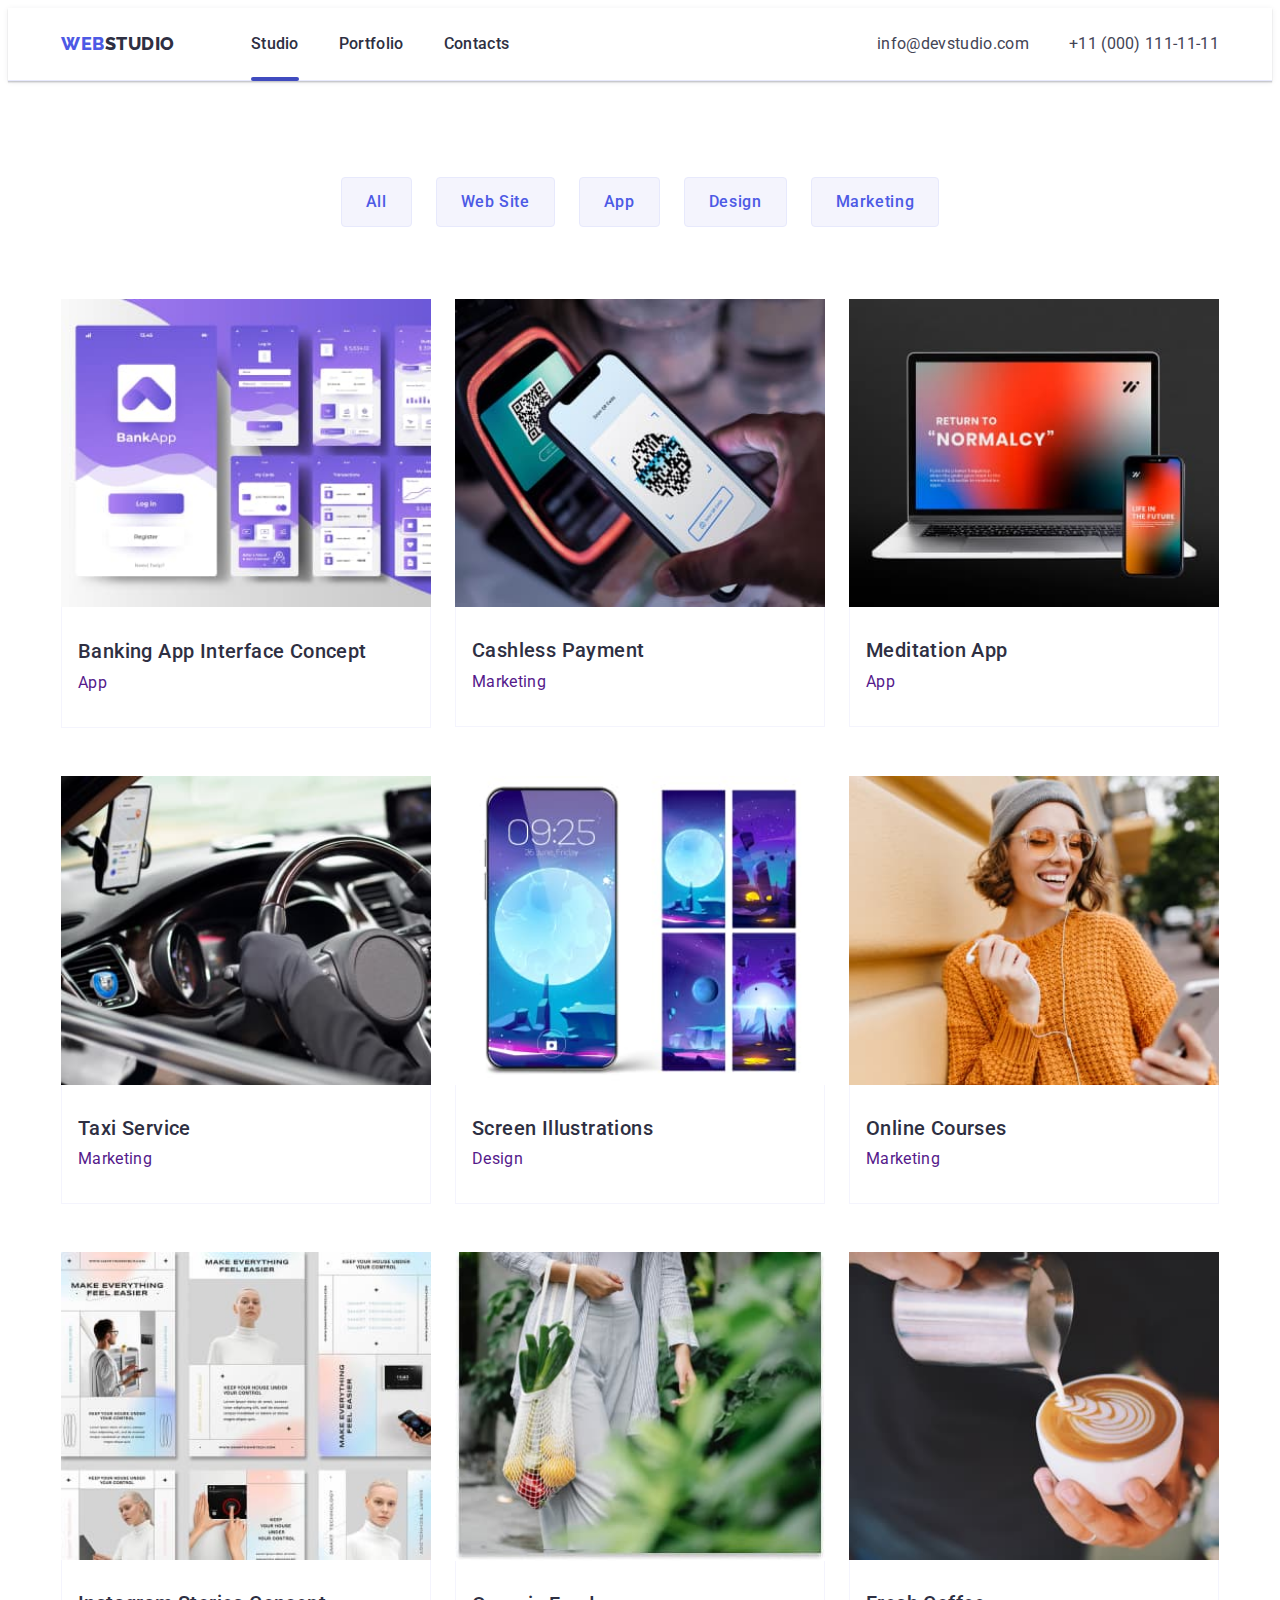
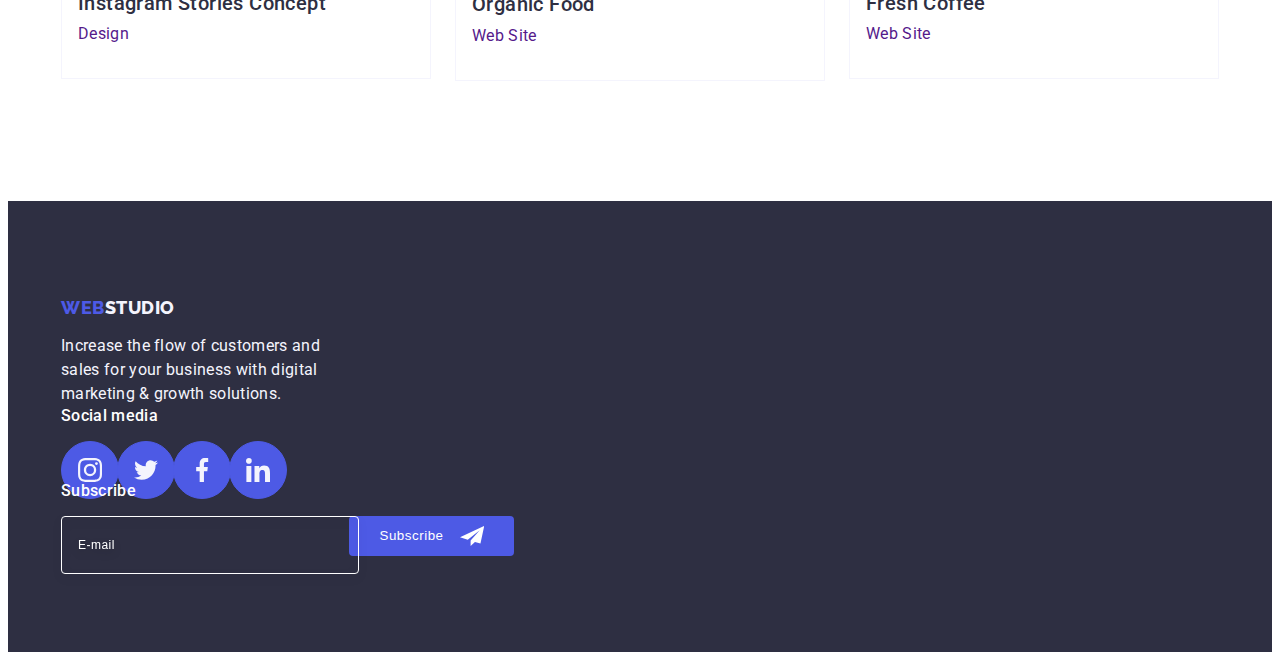
<file: portfolio.html>
<!DOCTYPE html>
<html lang="en">

<head>
    <meta charset="UTF-8">
    <meta http-equiv="X-UA-Compatible" content="IE=edge">
    <meta name="viewport" content="width=device-width, initial-scale=1.0">
    <link rel="preconnect" href="https://fonts.googleapis.com">
    <link rel="preconnect" href="https://fonts.gstatic.com" crossorigin>
    <link
        href="https://fonts.googleapis.com/css2?family=Raleway:wght@400;500;700;900&family=Roboto:wght@400;500;700;900&display=swap"
        rel="stylesheet">
    <title>WebStudio</title>
    <link rel="stylesheet" href="https://cdnjs.cloudflare.com/ajax/libs/modern-normalize/2.0.0/modern-normalize.min.css"
        integrity="sha512-4xo8blKMVCiXpTaLzQSLSw3KFOVPWhm/TRtuPVc4WG6kUgjH6J03IBuG7JZPkcWMxJ5huwaBpOpnwYElP/m6wg=="
        crossorigin="anonymous" referrerpolicy="no-referrer" />
    <link rel="stylesheet" href="./css/styles.css">
    <link rel="stylesheet" href="./css/media.css">
</head>

<body>
    <header class="header">
        <div class="container header-container">
            <nav class="header-navigation">
                <a href="./index.html" class="header-logo link"> Web<span>Studio</span></a>
                <ul class="header-menu list">
                    <li class="header-menu-item"><a class="header-menu-link link current" href="./index.html">Studio</a>
                    </li>
                    <li class="header-menu-item"><a class="header-menu-link link" href="./portfolio.html">Portfolio</a>
                    </li>
                    <li class="header-menu-item"><a class="header-menu-link link" href="">Contacts</a></li>
                </ul>
            </nav>

            <address class="address">
                <ul class="address-list list">
                    <li class="address-list-item"><a class="address-list-link link"
                            href="mailto:info@devstudio.com">info@devstudio.com</a></li>
                    <li class="address-soc-item"><a class="address-list-link link" href="tel:+110001111111">+11 (000)
                            111-11-11</a></li>
                </ul>

            </address>
            <button type="button" class="header-open-btn js-open-menu" aria-expanded="false"
                aria-controls="mobile-menu">
                <svg class="menu-open-btn" width="32" height="22">
                    <use href="./images/icons.svg#icon-charm_menu-hamburger-1"></use>
                </svg>
            </button>
        </div>

        <div class="mob-menu js-menu-container" id="mobile-menu">
            <button type="button" class="menu-close-btn js-close-menu">
                <svg class="mob-menu-close-btn" width="8" height="8">
                    <use href="./images/icons.svg#icon-close-black-2part"></use>
                </svg>
            </button>


            <ul class="mob-menu-list list">
                <li class="mob-menu-item"><a class="mob-menu-link link mob-current" href="./index.html">Studio</a>
                </li>
                <li class="mob-menu-item"><a class="mob-menu-link link" href="./portfolio.html">Portfolio</a>
                </li>
                <li class="mob-menu-item"><a class="mob-menu-link link" href="">Contacts</a></li>
            </ul>


            <div class="mobile-address-cont">
                <address class="mob-address">
                    <ul class="mob-menu-list-address list">
                        <li class="mob-menu-item-tel"><a class="mob-menu-tel-link link" href="tel:+110001111111">+11
                                (000)
                                111-11-11</a></li>
                        <li class="mob-menu-item-mail"><a class="mob-menu-mail-link link"
                                href="mailto:info@devstudio.com">info@devstudio.com</a></li>

                    </ul>
                </address>


                <ul class="mob-icons-list list">
                    <li class="mob-icons-item list">
                        <a href="" class="mob-icons-link">
                            <svg class="mob-icons-item-icon" width="24" height="24">
                                <use href="./images/icons.svg#icon-instagram-2"></use>
                            </svg>
                        </a>
                    </li>
                    <li class="mob-icons-item list">
                        <a href="" class="mob-icons-link">
                            <svg class="mob-icons-item-icon" width="24" height="24">
                                <use href="./images/icons.svg#icon-twitter-1"></use>
                            </svg>
                        </a>
                    </li>
                    <li class="mob-icons-item list">
                        <a href="" class="mob-icons-link">
                            <svg class="mob-icons-item-icon" width="24" height="24">
                                <use href="./images/icons.svg#icon-facebook-1"></use>
                            </svg>
                        </a>
                    </li>
                    <li class="mob-icons-item list">
                        <a href="" class="mob-icons-link">
                            <svg class="mob-icons-item-icon" width="24" height="24">
                                <use href="./images/icons.svg#icon-linkedin-1"></use>
                            </svg>
                        </a>
                    </li>
                </ul>
            </div>

        </div>
    </header>
    <main>
        <section class="main">
            <div class="container">
                <h1 class="visually-hidden">Portfolio</h1>
                <ul class="buttons-menu list">
                    <li class="buttons-menu-item"><button type="button" class="filters-button">All</button></li>
                    <li class="buttons-menu-item"><button type="button" class="filters-button">Web Site</button></li>
                    <li class="buttons-menu-item"><button type="button" class="filters-button">App</button></li>
                    <li class="buttons-menu-item"><button type="button" class="filters-button">Design</button></li>
                    <li class="buttons-menu-item"><button type="button" class="filters-button">Marketing</button></li>
                </ul>


                <ul class="projects-menu list">
                    <li class="projects-item">
                        <a href="" class="product-item link">
                            <div class="image-container">
                                <img src="./images/imgaa.jpg" alt="project" width="360" height="300" />

                                <p class="products-cover-text">14 Stylish and User-Friendly App Design Concepts ·
                                    Task Manager App · Calorie Tracker App · Exotic Fruit Ecommerce App · Cloud
                                    Storage App
                                </p>
                            </div>
                            <div class="portfolio-container">
                                <h2 class="products-cover-title">Banking App Interface Concept</h2>
                                <p class="text">App</p>
                            </div>
                        </a>
                    </li>

                    <li class="projects-item">
                        <a href="" class="product-item link">
                            <div class="image-container">
                                <img src="./images/imgbb.jpg" alt="phone" width="360" height="300" />

                                <p class="products-cover-text">14 Stylish and User-Friendly App Design Concepts ·
                                    Task Manager App · Calorie Tracker App · Exotic Fruit Ecommerce App · Cloud
                                    Storage App
                                </p>
                            </div>

                            <div class="portfolio-container">
                                <h2 class="subtitle">Cashless Payment</h2>
                                <p class="text">Marketing</p>
                            </div>

                        </a>
                    </li>

                    <li class="projects-item">
                        <a href="" class="product-item link">
                            <div class="image-container">
                                <img src="./images/imgcc.jpg" alt="laptop" width="360" height="300" />

                                <p class="products-cover-text">14 Stylish and User-Friendly App Design Concepts ·
                                    Task Manager App · Calorie Tracker App · Exotic Fruit Ecommerce App · Cloud
                                    Storage App
                                </p>
                            </div>

                            <div class="portfolio-container">
                                <h2 class="subtitle">Meditation App</h2>
                                <p class="text">App</p>
                            </div>
                        </a>
                    </li>

                    <li class="projects-item">
                        <a href="" class="product-item link">
                            <div class="image-container">
                                <img src="./images/imgdd.jpg" alt="driver" width="360" height="300" />
                                <p class="products-cover-text">14 Stylish and User-Friendly App Design Concepts ·
                                    Task Manager App · Calorie Tracker App · Exotic Fruit Ecommerce App · Cloud
                                    Storage App
                                </p>
                            </div>

                            <div class="portfolio-container">
                                <h2 class="subtitle">Taxi Service</h2>
                                <p class="text">Marketing</p>
                            </div>
                        </a>
                    </li>

                    <li class="projects-item">
                        <a href="" class="product-item link">
                            <div class="image-container">
                                <img src="./images/imgee.jpg" alt="screens" width="360" height="300" />
                                <p class="products-cover-text">14 Stylish and User-Friendly App Design Concepts ·
                                    Task Manager App · Calorie Tracker App · Exotic Fruit Ecommerce App · Cloud
                                    Storage App
                                </p>
                            </div>

                            <div class="portfolio-container">
                                <h2 class="subtitle">Screen Illustrations</h2>
                                <p class="text">Design</p>
                            </div>
                        </a>
                    </li>

                    <li class="projects-item">
                        <a href="" class="product-item link">
                            <div class="image-container">
                                <img src="./images/imgff.jpg" alt="girls" width="360" height="300" />
                                <p class="products-cover-text">14 Stylish and User-Friendly App Design Concepts ·
                                    Task Manager App · Calorie Tracker App · Exotic Fruit Ecommerce App · Cloud
                                    Storage App
                                </p>
                            </div>

                            <div class="portfolio-container">
                                <h2 class="subtitle">Online Courses</h2>
                                <p class="text">Marketing</p>
                            </div>
                        </a>
                    </li>

                    <li class="projects-item">
                        <a href="" class="product-item link">
                            <div class="image-container">
                                <img src="./images/imgg.jpg" alt="story" width="360" height="300" />
                                <p class="products-cover-text">14 Stylish and User-Friendly App Design Concepts ·
                                    Task Manager App · Calorie Tracker App · Exotic Fruit Ecommerce App · Cloud
                                    Storage App
                                </p>
                            </div>

                            <div class="portfolio-container">
                                <h2 class="subtitle">Instagram Stories Concept</h2>
                                <p class="text">Design</p>
                            </div>
                        </a>
                    </li>

                    <li class="projects-item">
                        <a href="" class="product-item link">
                            <div class="image-container">
                                <img src="./images/imghh.jpg" alt="food" width="360" height="300" />
                                <p class="products-cover-text">14 Stylish and User-Friendly App Design Concepts ·
                                    Task Manager App · Calorie Tracker App · Exotic Fruit Ecommerce App · Cloud
                                    Storage App
                                </p>
                            </div>

                            <div class="portfolio-container">
                                <h2 class="subtitle">Organic Food</h2>
                                <p class="text">Web Site</p>
                            </div>
                        </a>
                    </li>

                    <li class="projects-item">
                        <a href="" class="product-item link">
                            <div class="image-container">
                                <img src="./images/imgii.jpg" alt="coffy" width="360" height="300" />
                                <p class="products-cover-text">14 Stylish and User-Friendly App Design Concepts ·
                                    Task Manager App · Calorie Tracker App · Exotic Fruit Ecommerce App · Cloud
                                    Storage App
                                </p>
                            </div>
                            <div class="portfolio-container">
                                <h2 class="subtitle">Fresh Coffee</h2>
                                <p class="text">Web Site</p>
                            </div>
                        </a>
                    </li>
                </ul>
            </div>
        </section>
    </main>

    <footer class="footer">
        <div class="container">
            <div class="logo-text">
                <a href="./index.html" class="footer-logo link">Web<span class="logo">Studio</span></a>
                <p class="footer-text">Increase the flow of customers and sales for your business with digital
                    marketing
                    &
                    growth solutions.
                </p>

            </div>

            <div class="socialmedia-container">
                <p class="socialmedia-title">Social media</p>
                <ul class="footer-list list">
                    <li class="footer-item list">
                        <a href="" class="footer-link">
                            <svg class="footer-item-icon" width="24" height="24">
                                <use href="./images/icons.svg#icon-instagram-2"></use>
                            </svg>
                        </a>
                    </li>
                    <li class="footer-item list">
                        <a href="" class="footer-link">
                            <svg class="footer-item-icon" width="24" height="24">
                                <use href="./images/icons.svg#icon-twitter-1"></use>
                            </svg>
                        </a>
                    </li>
                    <li class="footer-item list">
                        <a href="" class="footer-link">
                            <svg class="footer-item-icon" width="24" height="24">
                                <use href="./images/icons.svg#icon-facebook-1"></use>
                            </svg>
                        </a>
                    </li>
                    <li class="footer-item list">
                        <a href="" class="footer-link">
                            <svg class="footer-item-icon" width="24" height="24">
                                <use href="./images/icons.svg#icon-linkedin-1"></use>
                            </svg>
                        </a>
                    </li>
                </ul>
            </div>

            <div class="footer-input-box">
                <p class="footer-soc-title">Subscribe</p>
                <form class="footer-form">
                    <label class="footer-label" for="footer-email" aria-label="footer email">
                        <input class="footer-input" name="user-email" id="footer-email" type="email"
                            placeholder="E-mail">
                    </label>
                    <button class="footer-button" type="submit">Subscribe
                        <svg class="footer-button-icon" width="24" height="24">
                            <use href="./images/icons.svg#icon-icon-send"></use>
                        </svg>
                    </button>
                </form>
            </div>

        </div>


    </footer>
</body>

</html>
</file>
<file: css/styles.css>
:root {
    --title-color: #2E2F42;
    --main-text-color: #434455;
    --second-text-color: #FFFFFF;
    --logo-color: #4d5ae5;
    --button-color: #F4F4FD;
    --hover-color: #404BBF;
    --modal-color: #FCFCFC;
}


body {
    font-family: "Roboto", sans-serif;
    color: var(--main-text-color);
    background-color: var(--second-text-color);
}

p, h1,h2,h3,h4,h5,h6 {
    margin-top: 0;
    margin-bottom: 0;
}

ul {
    margin-top: 0;
    margin-bottom: 0;
    padding-left: 0;
}


.container {
    width: 100%;
    max-width: 1158px;
    padding-left: 15px;
    padding-right: 15px;
    margin: 0 auto;
}

.link {
    text-decoration: none;
}

.list {
    list-style-type: none;
}

.visually-hidden {
    position: absolute;
    width: 1px;
    height: 1px;
    margin: -1px;
    border: 0;
    padding: 0;

    white-space: nowrap;
    clip-path: inset(100%);
    clip: rect(0 0 0 0);
    overflow: hidden;
}

.subtitle {
    /* font-weight: 500; */
    /* font-size: 20px; */
    font-weight: 700;
    font-size: 36px;
    line-height: 1.2;
    letter-spacing: 0.02em;
    color: var(--title-color);
    margin-bottom: 8px;
}

.text {
    font-size: 16px;
    line-height: 1.5;
    letter-spacing: 0.02em;
    font-weight: 500;
    letter-spacing: 0.32px;
    
}


/******** HEADER*********/

.header {
    border-bottom: 1px solid #e7e9fc;
    box-shadow: 0px 2px 1px rgba(46, 47, 66, 0.08),
        0px 1px 1px rgba(46, 47, 66, 0.16),
        0px 1px 6px rgba(46, 47, 66, 0.08);
}

.header-container {
display: flex;
align-items: center;
max-width: 428px;
}

 .header-menu {
    display: none;
 }
 
 .address-list {
    display: none;
 }

.header-logo {
    display: block;
    font-family: 'Raleway', sans-serif;
    font-weight: 800;
    font-size: 18px;
    line-height: 1.17;
    letter-spacing: 0.03em;
    color: var(--logo-color);
    text-transform: uppercase;
    margin-right: 76px;
    padding: 24px 0;
}

.header-logo span {
    color: var(--title-color);
}

.header-navigation {
    display: flex;
    align-items: center;
    flex-grow: 1;
}

.header-open-btn {
    display: flex;
    border: none;
    background-color: transparent;
    cursor: pointer;
    justify-content: center;
}

.menu-open-btn {
   stroke: #2E2F42;
}


 img {
    display: block;
    width: 100%;
    height: auto;
}

.current {
    position: relative;
    color: #404bbf;
}

.current::after {
    content:"";
    position: absolute;
    border-radius: 2px;
    bottom: -1px;
    left: 0;
    width: 100%;
    height: 4px;
    background-color: #404bbf;
    }

/***************MOB-MENU***********/
.mob-menu {
    display: flex;
    flex-direction: column;
    position: fixed;
    width: 100vw;
    height: 100%;
    top: 0;
    left: 0;
    background-color: #ffffff;

    padding: 80px 35px 40px 40px;
    background-color: #fff;
    z-index: 999;
    transform: translateX(100%);
    transition: transform 250ms ease-in-out;
    }
    
  .mob-menu.is-open {
    transform: translateX(0);
    }
 



.menu-close-btn {
    background-color: transparent;
    display: flex;
    align-items: center;
    justify-content: center;
    width: 24px;
    height: 24px;
    border: 1px solid rgba(0, 0, 0, 0.1);
    border-radius: 50%;
    cursor: pointer;
    position: absolute;
    top: 24px;
    right: 24px; 
}

.mob-menu-list {
margin-bottom: auto;
}

.mob-menu-item {
    margin-bottom: 40px;
}

.mob-menu-item:is(:hover, :focus) {
    color: #404BBF;
}

.mob-menu-link {
    font-size: 36px;
    font-weight: 700;
    line-height: 1.1;
    letter-spacing: 0.02em;
    text-transform: capitalize;
    color: var(--navyblue);
}


.link {}

.mob-current {}



.mob-menu-list-address {}

.list {}

.mob-menu-item-tel {
    font-size: 36px;
    font-style: normal;
    font-weight: 700;
    line-height: 1.1;
    letter-spacing: 0.03em;
    margin-bottom: 40px;
}

.mob-menu-tel-link {
   color: #4D5AE5;
}

.mob-menu-mail-link {
    font-size: 20px;
    font-style: normal;
    font-weight: 500;
    line-height: 1.2;
    letter-spacing: 0.02em;
    color: #434455;
}

.mob-icons-item-icon {
    fill: var(--button-color);

}

.mob-icons-link {
    display: flex;
    align-items: center;
    justify-content: center;
    width: 100%;
    height: 100%;
    border-radius: 50%;
    background-color: #4D5AE5;
    
}

.mob-icons-item {
    width: 40px;
    height: 40px;
}

.mob-icons-list {
    display: flex;
    justify-content: space-between;
    padding-top: 48px;
   
}

/********** HERO ********/

.hero {
 background-color: var(--title-color);
 padding-top: 112px;
 padding-bottom: 112px;
 background-image: linear-gradient(
    rgba(46, 47, 66, 0.7),
    rgba(46, 47, 66, 0.7)
    ), 
    url(../images/Dark-bg-mob1.jpg);
 background-repeat: no-repeat;
 background-position: center;
 background-size: cover;
 max-width: 1440px;
 margin: 0 auto;
}

@media (min-device-pixel-ratio: 2),
(min-resolution: 192dpi),
(min-resolution: 2dppx) {
    .hero {
        background-image: linear-gradient(rgba(46, 47, 66, 0.7),
                    rgba(46, 47, 66, 0.7)),
                url(../images/Dark-bg-mob2x.jpg);
    }
}

.hero-container {
width: 428px;
padding-left: 16px;
padding-right: 16px;
margin-left: auto;
margin-right: auto;
}

.hero-title {
        font-weight: 700;
        font-size: 36px;
        line-height: 1.11;
        letter-spacing: 0.02em;
        color: var(--second-text-color);
        background-color: var(--second-color);
        text-align: center;
        max-width: 320px;
        margin-left: auto;
        margin-right: auto;
        margin-bottom: 72px;  
}

.hero-button {
    font-family: inherit;
        font-weight: 500;
        font-size: 16px;
        line-height: 1.5;
        letter-spacing: 0.04em;
        color: var(--second-text-color);
        background: var(--logo-color);
        cursor: pointer;
        margin-left: auto;
        margin-right: auto;
        background: #4D5AE5;
        box-shadow: 0px 4px 4px rgba(0, 0, 0, 0.15);
        border-radius: 4px;
        border: none;
        display: block;
        padding: 16px 32px;
        min-width: 169px;
        transition: background-color 250ms cubic-bezier(0.4, 0, 0.2, 1);
}

.hero-button:hover, 
.hero-button:focus {
    background: var(--hover-color);
}

/*********** BUTTONS ************/

.buttons-menu {
    display: flex;
    gap: 24px;
    justify-content: center;
    margin-bottom: 72px;
}


.filters-button {
    font-family: "Roboto", sans-serif;
        font-weight: 500;
        font-size: 16px;
        line-height: 1.5;
        letter-spacing: 0.04em;
        color: var(--logo-color);
        background-color: #F4F4FD;
        cursor: pointer;
        border: 1px solid #E7E9FC;
        border-radius: 4px;
        padding: 12px 24px; 
        transition: color 250ms cubic-bezier(0.4, 0, 0.2, 1),
            background-color 250ms cubic-bezier(0.4, 0, 0.2, 1),
            border-color 250ms cubic-bezier(0.4, 0, 0.2, 1),
            box-shadow 250ms cubic-bezier(0.4, 0, 0.2, 1);
    
}

.filters-button:hover,
.filters-button:focus {
background-color: var(--hover-color);
color: var(--second-text-color);
border: 1px solid transparent;
box-shadow: 0px 3px 1px rgba(0, 0, 0, 0.1),
    0px 2px 1px rgba(0, 0, 0, 0.08),
    0px 2px 2px rgba(0, 0, 0, 0.12);
    transition: color 250ms cubic-bezier(0.4, 0, 0.2, 1),
            background-color 250ms cubic-bezier(0.4, 0, 0.2, 1);
}




/********** BENEFITS *********/

.benefits {
    padding-top: 96px;
    padding-bottom: 96px;
}

.benefits-list {
    display: flex;
    gap: 72px 24px;
    flex-wrap: wrap;
    /* padding-left: 16px;
    padding-right: 16px; */
}

.benefits-item {
    /* width: calc((100% - 72px) / 4); */
    width: 100%;
}

.benefits-item-icon {
display: none;
}

/*************** PRODUCTS **************/

.projects-menu {
    display: flex;
    flex-wrap: wrap;
    row-gap: 48px;
    column-gap: 24px;
}

.project-item {
    padding-bottom: 48px;
}

.product-item:hover,
.product-item:focus {
    box-shadow: 0px 1px 6px rgba(46, 47, 66, 0.08),
        0px 1px 1px rgba(46, 47, 66, 0.16),
        0px 2px 1px rgba(46, 47, 66, 0.08);
}

.product-item {

}


.product-item:hover .products-cover-text {
    transform: translateY(0%);
}

.product-item:focus .products-cover-text {
    transform: translateY(0%);
}


.link {
    display: block;
}

.visually-hidden {
    position: absolute;
    width: 1px;
    height: 1px;
    margin: -1px;
    border: 0;
    padding: 0;
    white-space: nowrap;
    clip-path: inset(100%);
    clip: rect(0 0 0 0);
    overflow: hidden;
}

.main {
    padding-top: 96px;
        padding-bottom: 120px;
}

.products {
    padding-bottom: 120px;
}

.products-title {
    font-size: 36px;
    line-height: 1.11;
    text-align: center;
    letter-spacing: 0.02em;
    color: var(--title-color);
    text-transform: capitalize;
    margin-bottom: 72px;
    margin: 0 auto;
    margin-bottom: 72px;
}
       

.products-list {
    display: flex;
    gap: 24px;
}

.list{}

.projects-item {
    width: calc((100% - 48px) / 3);
   
}

.projects-item:hover
.products-cover-text {
    transform: translate(0%);
}

.link-menu {
    padding: 32px 16px;
    border: 1px solid #E7E9FC;
    border-top: none;
}



.products-cover-title {
    font-weight: 500;
        font-size: 20px;
        line-height: 1.2;
        letter-spacing: 0.02em;
        color: #2E2F42;
        margin-bottom: 8px;

}

.products-cover-text {
    font-weight: 400;
        font-size: 16px;
        line-height: 1.5;
        letter-spacing: 0.02em;
        color: #F4F4FD;
        position: absolute;
        background-color: #4d5ae5;
        top: 0;
        left: 0;
        padding: 40px 32px;
        height: 100%;
        transform: translateY(100%);
        transition: transform 250ms cubic-bezier(0.4, 0, 0.2, 1);

}

.image-container {
    position: relative;
    overflow: hidden;
}

.portfolio-container {
    padding-top: 32px;
    padding-bottom: 32px;
    padding-left: 16px;
    border: 1px solid #f4f4fd;
    border-top: none;
}


/***************** TEAM ******************/

.team {
    background: #F4F4FD;
    padding: 96px 0;
}

.team-container {
}

.team-title {
        font-size: 36px;
            line-height: 1.11;
            color: #2E2F42;
            text-align: center;
            letter-spacing: 0.02em;
            text-transform: capitalize;
            margin-bottom: 72px;
}
.main-info {
    padding: 32px 0;
    text-align: center;
}

.subtitile-team {
    font-family: "Roboto";
        font-style: normal;
        font-weight: 500;
        font-size: 20px;
        line-height: 1.2;
        letter-spacing: 0.02em;
        color: #2e2f42;
        margin-bottom: 8px;
        text-align: center;
}

.text-team {

    font-family: "Roboto";
        font-style: normal;
        font-weight: 400;
        font-size: 16px;
        line-height: 1.5;
        letter-spacing: 0.02em;
        text-align: center;
        margin-bottom: 8px;
}

.team-list {
display: flex;
gap: 72px;
flex-wrap: wrap;
justify-content: center;

}

.team-item {
background-color: #FFFFFF;
/* width: calc((100% - 72px) / 4); */
box-shadow: 0px 1px 6px rgba(46, 47, 66, 0.08),
    0px 1px 1px rgba(46, 47, 66, 0.16),
    0px 2px 1px rgba(46, 47, 66, 0.08);
border-radius: 0px 0px 4px 4px;
max-width: 264px;
}



.soc-icons {
    display: flex;
    gap: 24px;
    justify-content: center;
    list-style: none;
}

.soc-icon-team {
    width: 40px;
    height: 40px;

}

.team-soc {
    display: flex;
    align-items: center;
    justify-content: center;
    width: 100%;
    height: 100%;
    border-radius: 50%;
    margin-bottom: 32px;
    background-color: #4d5ae5;
   transition: background-color 250ms cubic-bezier(0.4, 0, 0.2, 1);
}

.team-icon {
    fill: var(--button-color);
}

.team-soc:hover,
.team-soc:focus {
    background-color: #404bbf;
}

/************** CUSTOMERS ********************/


.customer {
    padding: 96px 0;
    /* padding-top: 120px;
    padding-bottom: 120px; */
}

.customer-title {
        font-weight: 700;
        font-size: 36px;
        line-height: 1.11;
        text-align: center;
        letter-spacing: 0.02em;
        text-transform: capitalize;
        color: #2e2f42;
        margin-bottom: 72px;
}

.customer-list {
    display: flex;
    flex-wrap: wrap;
    gap: 72px 16px;
    /* gap: 24px; */
    align-items: center;
    justify-content: center;
}

.customer-item {
    width: calc((100% - 16px) / 2);
    /* width: calc((100% - 120px) / 6); */
    height: 88px;
    width: 168px;
}

.customer-link {
    display: flex;
    align-items: center;;
    justify-content: center;
    width: 100%;
    height: 100%;
    border: 1px solid #8E8F99;
    border-radius: 4px;
    box-sizing: border-box;
    color: #8E8F99;
    transition: border-color 250ms cubic-bezier(0.4, 0, 0.2, 1),
        color 250ms cubic-bezier(0.4, 0, 0.2, 1);
}

.customer-item-icon {
    fill: currentColor;
}


   .customer-link:hover,
   .customer-link:focus {
color: #404BBF;
border-color: #404BBF;

   }

/*************** FOOTER *****************/

.footer {
background-color: var(--title-color);
padding: 96px 0;
}

.footer-container {
    display: flex;
    flex-wrap: wrap;
    align-items: baseline;
    }


.footer-logo {
        display: inline-block;
        font-family: "Raleway", sans-serif;
        font-style: normal;
        font-weight: 800;
        font-size: 18px;
        line-height: 1.17;
        text-decoration: none;
        letter-spacing: 0.03em;
        margin-bottom: 16px;
        text-align: center;
        text-transform: uppercase;
        color: var(--logo-color);     
}

.footer-text {
    max-width: 268px;
    letter-spacing: 0.02em;
    color: var(--button-color);
}

.socialmedia-container .socialmedia-title {
    font-weight: 500;
        margin-bottom: 16px;
        color: var(--second-text-color);
}

.footer-list {
    display: flex;
    margin-bottom: 72px;
    gap: 16px;
}

.footer-logo span {
    color: var(--button-color);
}



.footer-logo link {
margin-bottom: 16px;
}

.socialmedia-container {
    margin: 0 auto;
    text-align: center;
    max-width: 208px;
}

.socialmedia-title {
    max-width: 268px;
    letter-spacing: 0.02em;
    color: #FFFFFF;
    
}

.footer-item {
    width: 40px;
    height: 40px;
}

.footer-item:hover,
.footer-item:focus {
    background-color: #31d0aa;
}

.footer-link {
display: flex;
align-items: center;
 justify-content: center;
width: 100%;
height: 100%;
 border-radius: 50%;
background-color: #4d5ae5;
border: 1px solid #4d5ae5;
padding: 8px;
transition: background-color 250ms cubic-bezier(0.4, 0, 0.2, 1);
}

.footer-button {
    display: inline-flex;
    align-items: center;
    justify-content: center;
    line-height: 1.5;
    letter-spacing: 0.04em;
    font-weight: 500;
    min-width: 165px;
    height: 40px;
    background: var(--logo-color);
    color: var(--second-text-color);
    border-radius: 4px;
    border: none;
}

.footer-link:hover,
.footer-link:focus {
background-color: #31d0aa;
}

.footer-item-icon {
display: flex;
align-items: center;
justify-content: center;
fill: var(--button-color);
}

.logo-text {
    display: flex;
    flex-direction: column;
    justify-content: center;
    margin: 0 auto;
    margin-bottom: 72px;
}

.footer-form {
    align-items: center;
    display: flex;
    flex-direction: column;
    gap: 24px;
}

.footer-input-box {
 display: flex;
 flex-direction: column;
 margin: 0 auto;
 width: 100%;
}

.footer-label {
    width: 100%;
    height: 40px;
}

.footer-input {
    width: 100%;
    height: 40px;
    border: 1px solid var(--second-text-color);
    border-radius: 4px;
    filter: drop-shadow(0px 4px 4px rgba(0, 0, 0, 0.15));
    background-color: transparent;
    color: var(--second-text-color);
    padding: 8px 16px;
    font-size: 12px;
    line-height: 1.5;
    letter-spacing: 0.04em;
}

.footer-soc-title {
    text-align: center;
    font-weight: 500;
    margin-bottom: 16px;
    letter-spacing: 0.02em;
    color: #FFFFFF;
    
}

.footer-input::placeholder {
    display: flex;
    font-size: 12px;
    line-height: 2;
    align-items: center;
    letter-spacing: 0.04em;
    color: var(--second-text-color);
}



.footer-button:hover,
.footer-button:focus {
    background-color: var(--hover-color);
}

.footer-button-icon {
    margin-left: 16px;
}


/************* MODAL **************/

.backdrop {
    position: fixed;
    top: 0;
    width: 100%;
    height: 100%;
    background-color:rgba(46, 47, 66, 0.4);
    transition: opacity 250ms cubic-bezier(0.4, 0, 0.2, 1), visibility 250ms cubic-bezier(0.4, 0, 0.2, 1);
}

.modal {
    position: absolute;
    top: 50%;
    left: 50%;
    transform: translate(-50%, -50%) scale(1);
    transition: transform 250ms cubic-bezier(0.4, 0, 0.2, 1);
    max-width: 408px; 
    width: calc(100% - 32px);
    min-height: 584px;
    background-color: #FCFCFC;
    border-radius: 4px;
    box-shadow: 0px 1px 1px rgba(0, 0, 0, 0.14), 0px 1px 3px rgba(0, 0, 0, 0.12), 0px 2px 1px rgba(0, 0, 0, 0.2);
    padding-top: 72px;
    padding-right: 24px;
    padding-bottom: 24px;
    padding-left: 24px;
}

.backdrop.is-hidden .model {
    transform: translate(-50%, -50%) scale(0);
}

.modal-btn {
    display: flex;
    align-items: center;
    justify-content: center;
    position: absolute;
    padding: 0;
    top: 24px;
    right: 24px;
    width: 24px;
    height: 24px;
    border-radius: 50%;
    cursor: pointer;
    background-color: #E7E9FC;
    border: 1px solid rgba(0, 0, 0, 0.1);
    transition: background-color 250ms cubic-bezier(0.4, 0, 0.2, 1), border 250ms cubic-bezier(0.4, 0, 0.2, 1);
    color: #2E2F42;
    
}

.modal-btn:hover,
.modal-btn:focus {
    background-color: #404bbf;
    border: none;
    color: var(--second-text-color);
}

.icon-button {
    fill: currentColor;
    transition: fill 250ms cubic-bezier(0.4, 0, 0.2, 1);
}

.icon-button:hover,
.icon-button:focus {
    fill: #ffffff;
}

.is-hidden {
visibility: hidden;
opacity: 0;
pointer-events: none; 
}    

.modal-title {
font-weight: 500;
    font-size: 16px;
    line-height: 24px;
    text-align: center;
    letter-spacing: 0.02em;
    color: #2E2F42;
    max-width: 360px;
    margin-bottom: 16px;
}
.modal-input {
    width: 100%;
    height: 40px;
    border: 1px solid rgba(46, 47, 66, 0.4);
    border-radius: 4px;
    padding-left: 38px;
    background-color: transparent;
    transition: border-color 250ms cubic-bezier(0.4, 0, 0.2, 1);
    outline: transparent;
    padding-left: 38px;
    padding-right: 16px;
}

.modal-input:focus {
    border-color: #4d5ae5;
}

.modal-input:focus + .input-icon {
    fill: #4d5ae5;
}

.form-input {
    margin-bottom: 8px;
}

.form-input-textarea {
margin-bottom: 16px;
}

.form-input-checkbox {
    margin-bottom: 24px;
}

.label-name {
    display: block;
font-weight: 400;
    font-size: 12px;
    line-height: 1.17;
    letter-spacing: 0.04em;
    color: #8E8F99;
    margin-bottom: 4px;
}

.form-block {
position: relative;
margin-bottom: 8px;
}

.input-icon {
    position: absolute;
    left: 16px;
    top: 50%;
    transform: translateY(-50%);
    fill: #2e2f42;
    transition: fill 250ms cubic-bezier(0.4, 0, 0.2, 1);

}

.modal-comment {
    width: 100%;
        height: 120px;
        border: 1px solid rgba(46, 47, 66, 0.4);
        border-radius: 4px;
        padding-left: 38px;
        background-color: transparent;
        transition: border-color 250ms cubic-bezier(0.4, 0, 0.2, 1);
        outline: transparent;
        padding: 8px 16px;
        font-size: 12px;
            line-height: 1.17;
            letter-spacing: 0.04em;
            color: rgba(46, 47, 66, 0.4);
            border: 1px solid rgba(46, 47, 66, 0.4);
                border-radius: 4px;
                resize: none;
}

.modal-comment:focus {
    border-color: #4D5AE5;
}

.modal-comment::placeholder {
    font-size: 12px;
        line-height: 1.17;
        letter-spacing: 0.04em;
        color: rgba(46, 47, 66, 0.4);
}

.check-text {
    font-size: 12px;
        line-height: 1.17;
        letter-spacing: 0.04em;
      color: #8E8F99;
      align-items: center;
      padding-bottom: 24px;
}

.check-text span {
    width: 16px;
    height: 16px;
    border: 1px solid rgba(46, 47, 66, 0.4);
        border-radius: 2px;
        margin-right: 8px;
        display: inline-flex;
        align-items: center;
        justify-content: center;
        fill: transparent;
        background-color: 250ms cubic-bezier(0.4, 0, 0.2, 1),
            border 250ms cubic-bezier(0.4, 0, 0.2, 1),
            fill 250ms cubic-bezier(0.4, 0, 0.2, 1);
}

.check-text a {
    color:#4D5AE5;
    text-decoration: underline;
}

.icon-checkbox {
    transition: background-color 250ms cubic-bezier(0.4, 0, 0.2, 1), border 250ms cubic-bezier(0.4, 0, 0.2, 1), fill 250ms cubic-bezier(0.4, 0, 0.2, 1);
    display: inline-flex;
}

.check-link {
    margin-left: 4px;
    color: var(--logo-color);
}

.input-check:checked + .check-text span {
    background-color: #404BBF;
    border: none;
    fill: #F4F4FD;
}

.modal-send-btn {
    display: block;
    font-weight: 500;
        font-size: 16px;
        line-height: 1.5;
        letter-spacing: 0.04em;
        color: #FFFFFF;
        padding: 16px 32px;
        background-color: #4D5AE5;
           box-shadow: 0px 4px 4px rgba(0, 0, 0, 0.15);
            border-radius: 4px;
            min-width: 169px;
            height: 56px;
            margin: 0 auto;
            border: none;
            cursor: pointer;
            transition: background-color 250ms cubic-bezier(0.4, 0, 0.2, 1);
            
}
</file>
<file: css/media.css>
.container {
    max-width: 428px;
    padding-left: 16px;
    padding-right: 16px;
    margin-left: auto;
    margin-right: auto;
}


 .subtitle {
        font-size: 36px;
        font-weight: 700;
        line-height: 1.11;
        letter-spacing: 0.02em;
        text-transform: capitalize;
        text-align: center;
        margin-bottom: 8px;
        
}

 .text {
        font-size: 16px;
        font-weight: 500;
        line-height: 1.11;
        letter-spacing: 0.02em;
        
}

  .subtitle-team {
      font-weight: 500;
      font-size: 20px;
      line-height: 1.2;
      letter-spacing: 0.02em;
      margin-bottom: 8px;
  }

 .text-team {
    font-size: 16px;
    font-weight: 400;
    line-height: 1.5;
    letter-spacing: 0.02em;
}

.products {
    display: none;
}



@media screen and (min-width: 768px) {
    .container {
        max-width: 768px;
    }

        .header-open-btn {
          display: none;
        }

   .header-menu {
   display: flex;
   gap: 40px;
    }
      
    .header-container {
      width: 768px;
      height: 72px;
    }

     .header-menu-link {
       font-weight: 500;
       font-size: 16px;
       line-height: 1.5;
       letter-spacing: 0.02em;
       color: var(--title-color);
       padding: 24px 0;
       transition: color 250ms cubic-bezier(0.4, 0, 0.2, 1);
  
     }
  
     .header-menu-link:hover,
     .header-menu-link:focus {
       color: #404bbf;
       transition: color 250ms cubic-bezier(0.4, 0, 0.2, 1);
     }
  
     .address {
       font-style: normal;
     }
  
     .address-list-link {
       font-style: normal;
       font-weight: 400;
       font-size: 12px;
       line-height: 1.5;
       letter-spacing: 0.02em;
       color: #434455;
       transition: color 250ms cubic-bezier(0.4, 0, 0.2, 1);
     }
  
     .address-list-link:hover,
     .address-list-link:focus {
       color: #404BBF;
     }
  
     .address-list {
       display: flex;
       flex-direction: column;
       gap: 12px;
     }
     


    .benefits-list {
        gap: 72px 24px;
    }

    .benefits-item {
        width: calc((100% - 24px) / 2);
    }

    .subtitle {
        text-align: left;
        
    }

    .products {
        display: none;
    }

    .team-list {
        gap: 64px 24px;
    }  

    .team-item {
        width: calc((100% - 24px) / 2);  
    }

    .team .container {
       max-width: 584px;
   }

   .customer .container {
    max-width: 584px;
   }

   .customer-list {
    gap: 72px 24px;
  }

  .customer-item {
    width: calc((100% - 48px) / 3);
  }
   
  .footer-container {
    padding-left: 108px;
    gap: 72px 24px;
  }

  .logo-text {
    margin: 0;
  }

  .footer-logo {
    text-align: start;
  }

  .socialmedia-container {
    margin: 0;
    text-align: unset;
  }

  .footer-input-box {
    margin: 0;
  }
  

  .footer-soc-title {
    text-align: left;
  }

  .footer-form {
    flex-direction: unset;
    gap: 24px;
    max-width: 453px;
  }

 .hero-title {
     font-size: 56px;
    font-weight: 700;
    line-height: 1.07;
    }

  .hero {
    padding: 112px 0;
     background-image: linear-gradient(
    rgba(46, 47, 66, 0.7),
    rgba(46, 47, 66, 0.7)
    ), 
    url(../images/Dark-bg-tab1.jpg);
  }

  @media (min-device-pixel-ratio: 2),
(min-resolution: 192dpi),
(min-resolution: 2dppx) {
    .hero {
        background-image: linear-gradient(rgba(46, 47, 66, 0.7),
                    rgba(46, 47, 66, 0.7)),
                url(../images/Dark-bg-tab2x.jpg);
    }
}

  .hero-title {
    font-size: 56px;
    font-weight: 700;
    line-height: 1.07;
    letter-spacing: 0.02em;
    min-width: 496px;
    margin-bottom: 36px;
  }

 
}

@media screen and (min-width: 1158px) {
    .container {
        max-width: 1158px;
        padding-left: 15px;
        padding-right: 15px;
    }

    .header-container {
      width: 1158px;
    }
        
     .header-open-btn {
      display: none;
     }

    .address-list {
      flex-direction: unset;
      gap: 40px;
    }

    .address-list-link {
      font-size: 16px;
    }

    .benefits. {
      padding-top: 120px;
      padding-bottom: 120px;
    }

    .benefits-list {
        gap: 24px;
    }

    .benefits-item {
            max-width: unset;
             width: calc((100% - 72px) / 4);
}
    .benefits-item-icon {
            display: flex;
            align-items: center;
            justify-content: center;
            background-color: #F4F4FD;
            border-radius: 4px;
            width: 264px;
            height: 112px;
            margin-bottom: 8px;
}



.products{
  display: block;
}

  .team-item {
      width: calc((100% - 72px) / 4);
  }
 
  .team {
    padding: 120px 0;
  }
 
  .subtitle {
    font-size: 20px;
    font-weight: 500;
  }

  .text {
    font-weight: 400;
    min-width: 264px;
    font-size: 16px;
      line-height: 1.5;
      letter-spacing: 0.02em;
  }

  .team .container {
   max-width: 1158px;
  }

  .customer .container {
    max-width: 1158px;
  }

  .customer {
      padding: 120px 0;
  }

  .customer-list {
      gap: 24px;
  }

  .customer-item {
      width: calc((100% - 120px) / 6);
  }

  .footer-container {
    flex-wrap: unset;
    gap: unset;
  }
   .logo-text {
    width: 264px;
    margin-right: 120px;
   }

  .footer-text {
    width: 264px;
    line-height: 1.5;
  }

  .footer-list {
    margin: 0;
  }

  .socialmedia-container {
    margin-right: 80px;
  }

  .hero {
    max-width: 1440px;
    padding-top: 188px;
    padding-bottom: 188px;
    background-image: linear-gradient(rgba(46, 47, 66, 0.7),
                rgba(46, 47, 66, 0.7)),
            url(../images/hero-bg.jpg);
}

@media (min-device-pixel-ratio: 2),
(min-resolution: 192dpi),
(min-resolution: 2dppx) {
    .hero {
        background-image: linear-gradient(rgba(46, 47, 66, 0.7),
                rgba(46, 47, 66, 0.7)),
            url(../images/hero-bg-2x.jpg);
    }
}


}
</file>
